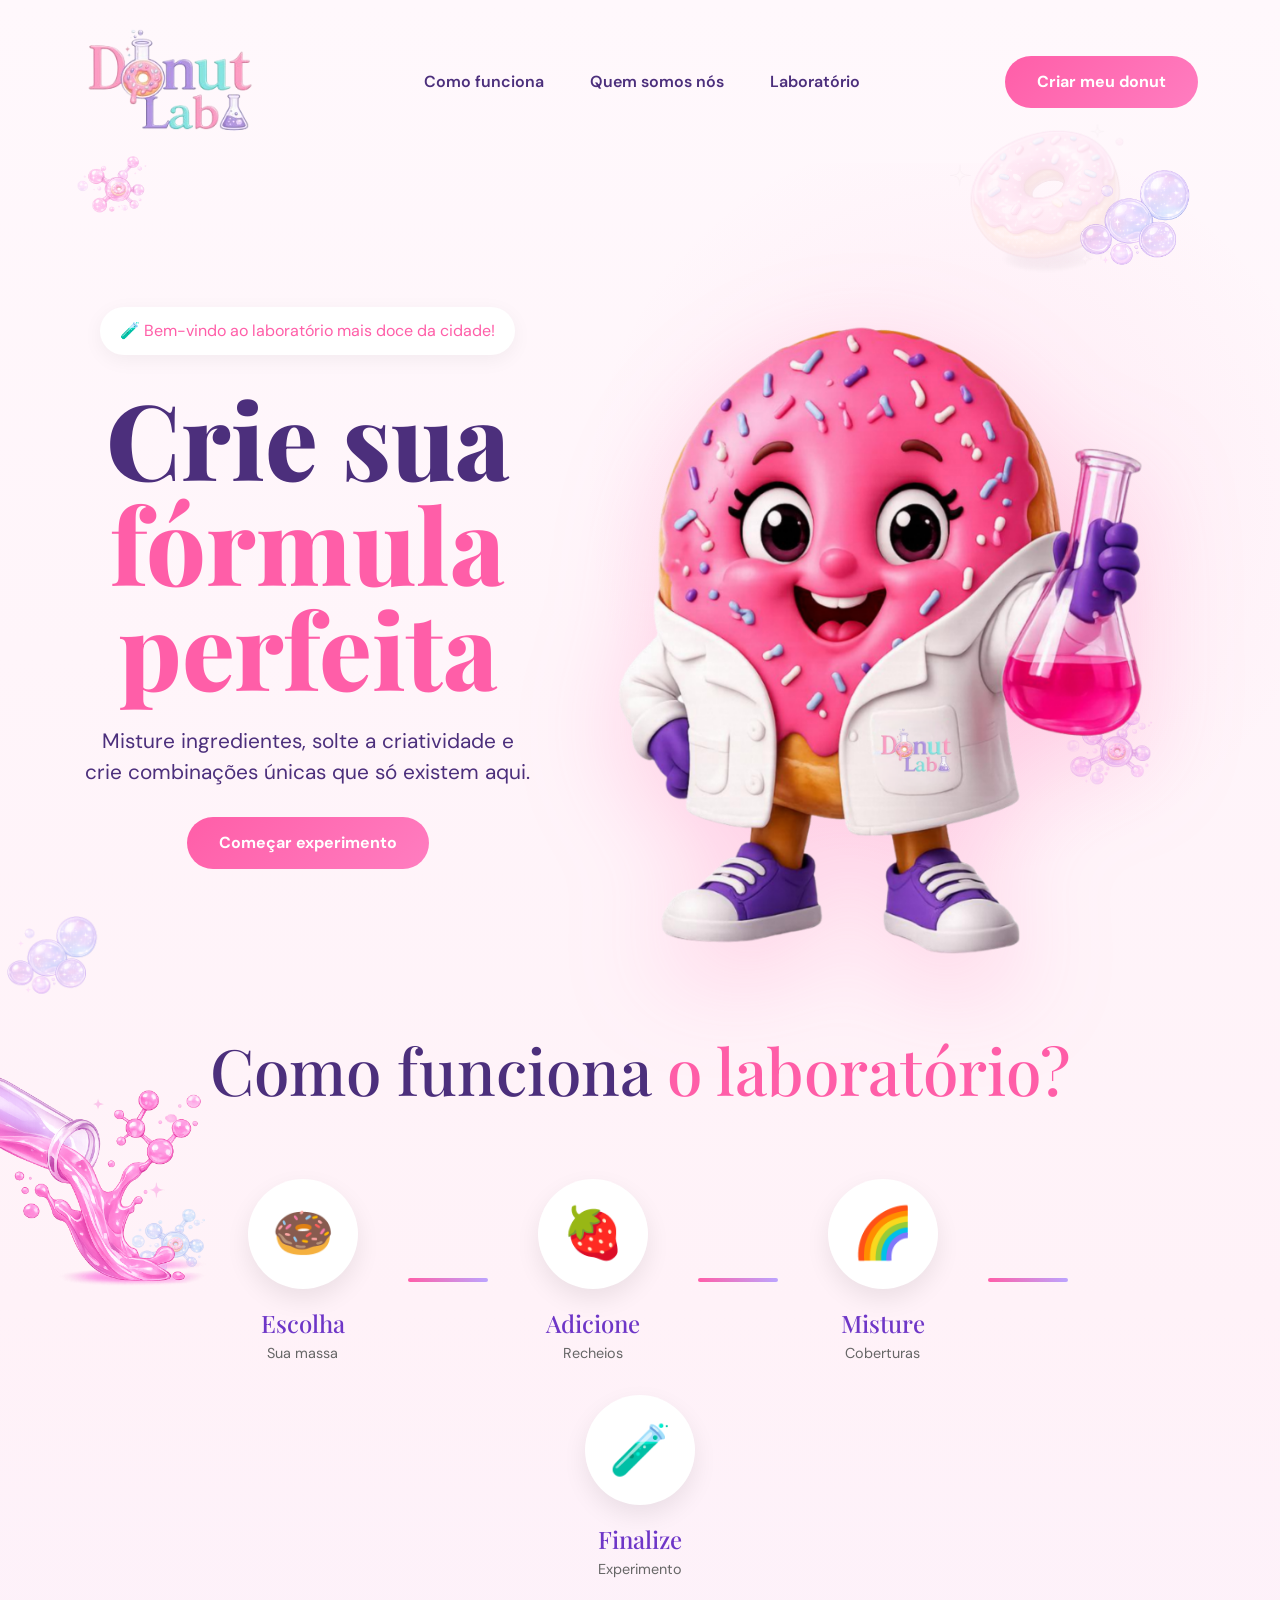
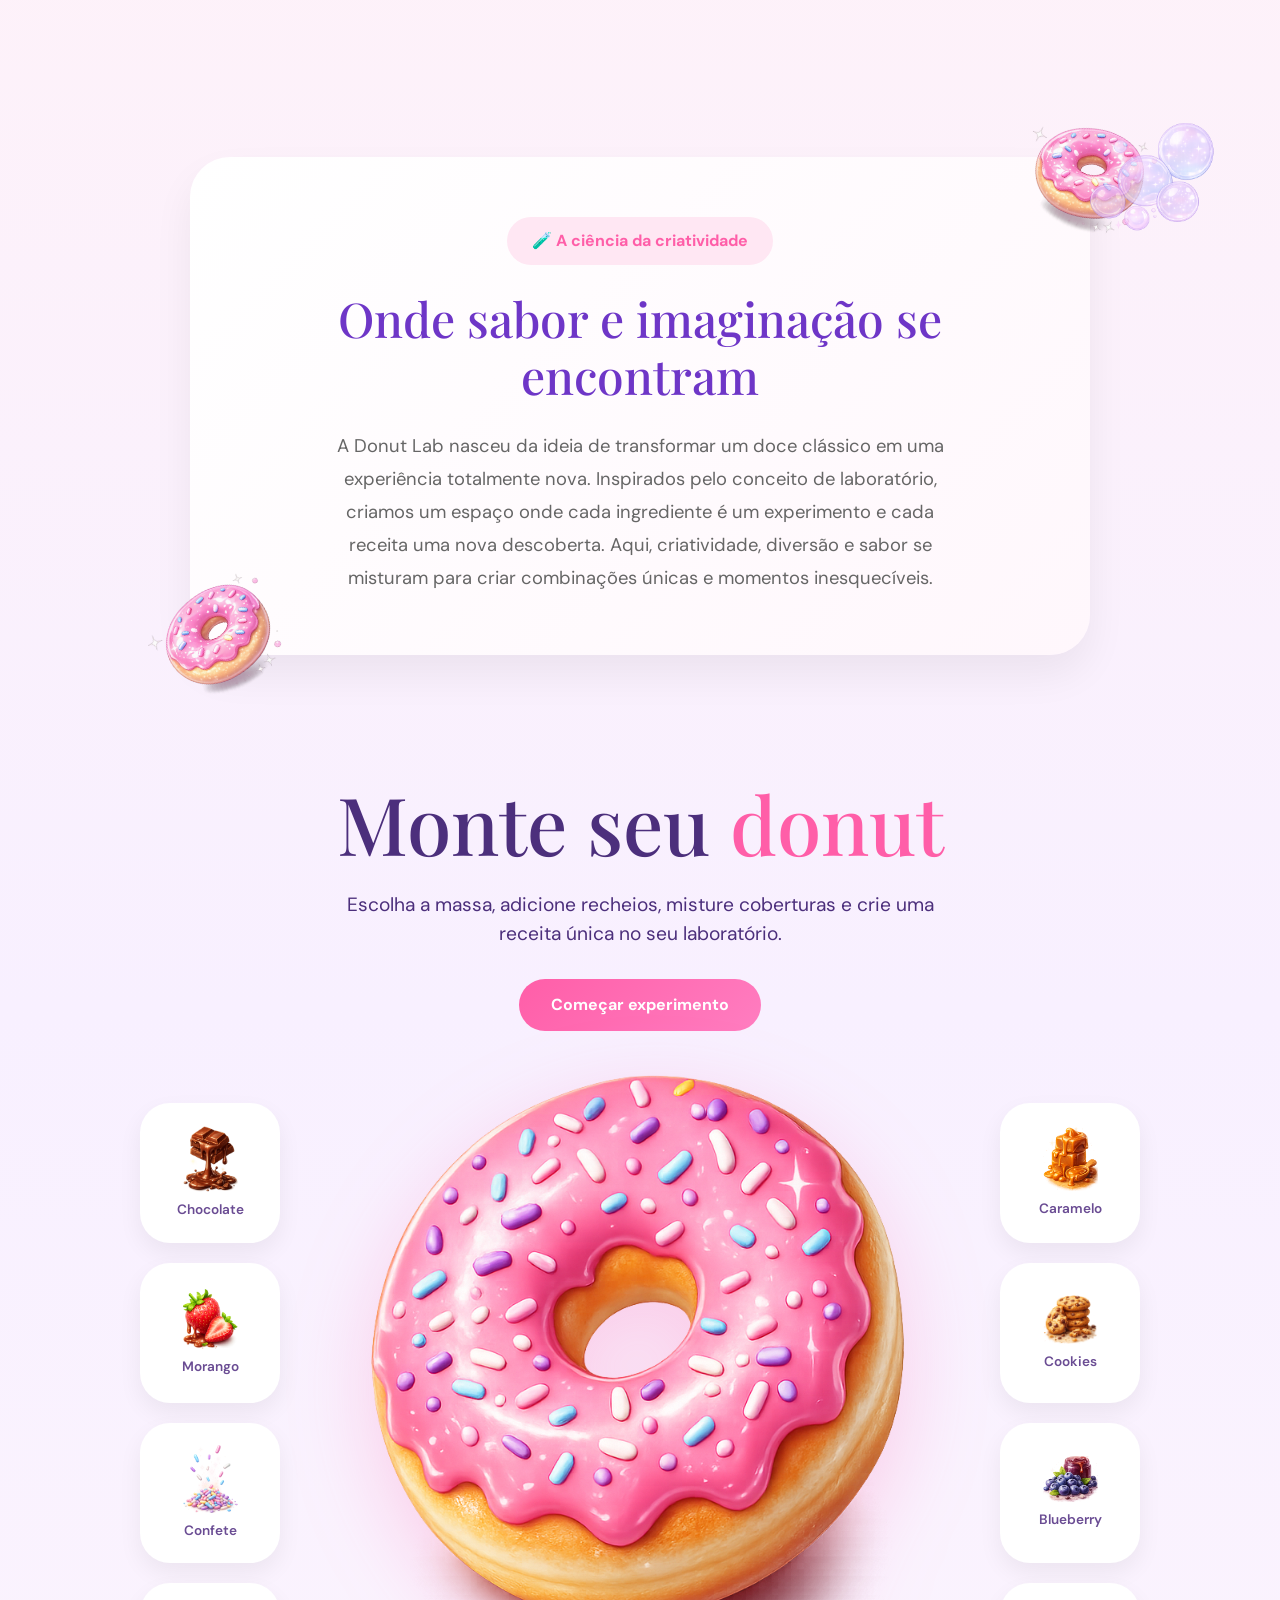
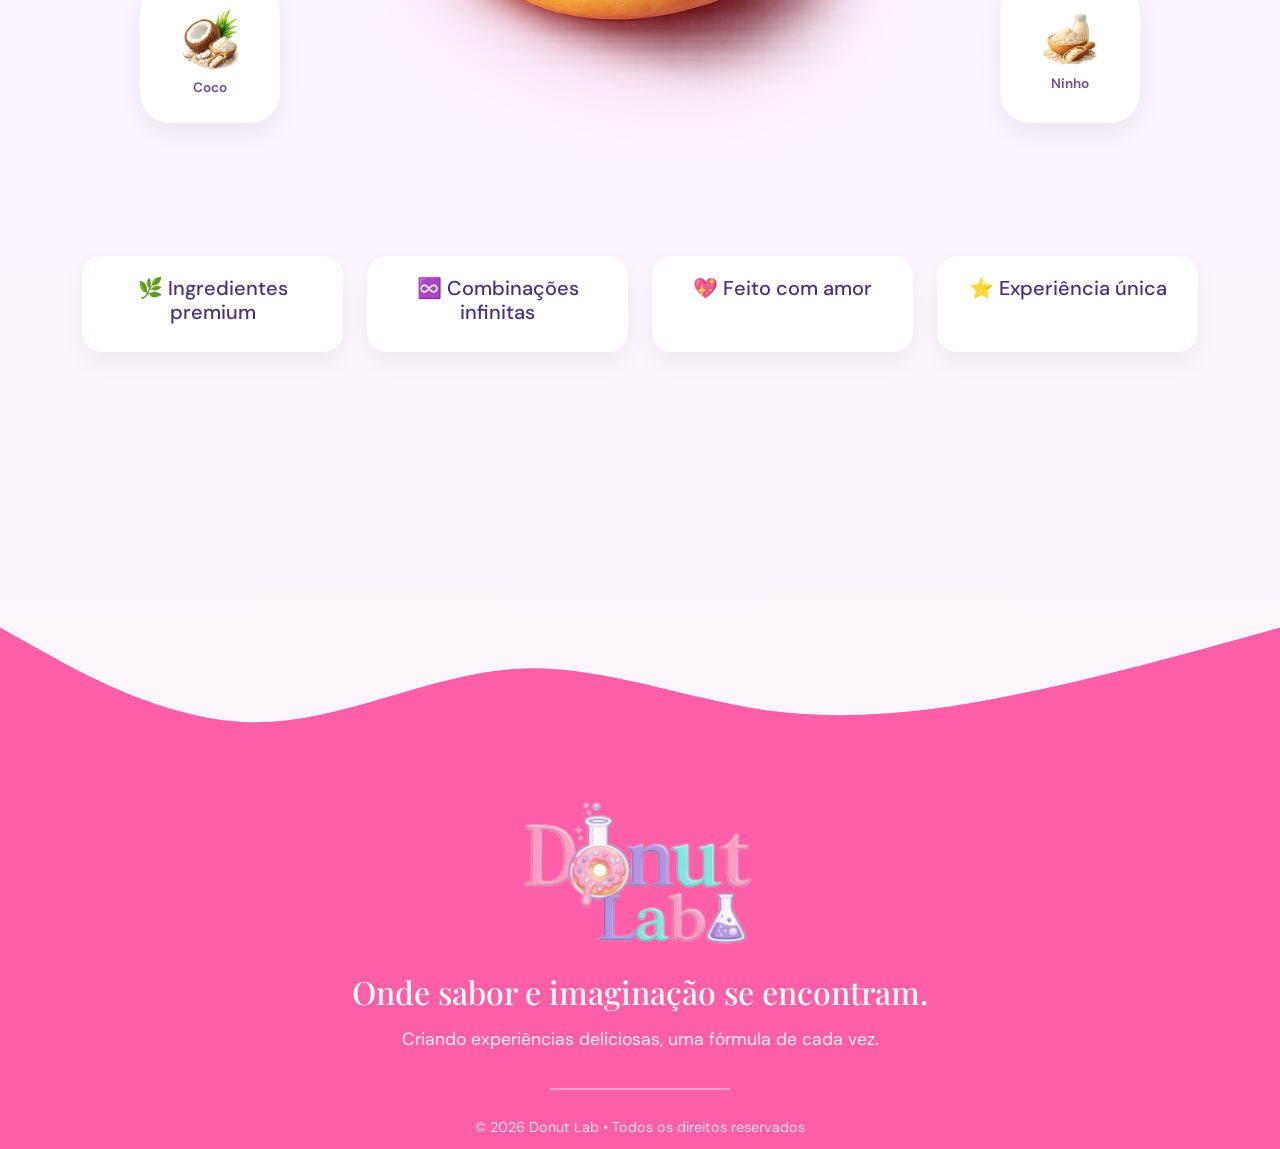
<file: index.html>
<!DOCTYPE html>
<html lang="pt-br">
<head>
    <meta charset="UTF-8">
    <meta name="viewport" content="width=device-width, initial-scale=1.0">
    <title>DONUT LAB - O Laboratório Criativo</title>    
    <link rel="icon" type="image/png" href="https://images.vexels.com/media/users/3/146872/isolated/preview/d6c9e172c97e70e3662f401605d89c8a-donut-de-morango-com-confeitos.png">
    <link href="https://cdn.jsdelivr.net/npm/bootstrap@5.3.7/dist/css/bootstrap.min.css" rel="stylesheet">
    <link href="https://cdn.jsdelivr.net/npm/bootstrap@5.3.7/dist/css/bootstrap.min.css" rel="stylesheet">
    <link rel="stylesheet" href="style.css">
    <link rel="preconnect" href="https://fonts.googleapis.com">
    <link href="https://fonts.googleapis.com/css2?family=DM+Sans:wght@300;400;500;700;800&family=Playfair+Display:wght@400;700;800&display=swap" rel="stylesheet">
</head>
</head>
<body>
    
 <img src="img/molecula1.png" class="molecula molecula1">
    <img src="img/molecula2.png" class="molecula molecula2">
    <img src="img/molecula3.png" class="molecula molecula3">

    <img src="img/bolhas.png" class="bolha bolha1">
    <img src="img/bolhas.png" class="bolha bolha2">
    <img src="img/bolhas.png" class="bolha bolha3">

    <img src="img/donut-decorativo.png" class="donut1">

<div id="sparkles"></div>


    <!-- NAVBAR -->

    <nav class="navbar navbar-expand-lg py-4">

        <div class="container">

            <a class="navbar-brand logo" href="#">
                <img src="img/logo.png" alt="">
            </a>

            <button class="navbar-toggler" data-bs-toggle="collapse" data-bs-target="#menu">
                <span class="navbar-toggler-icon"></span>
            </button>

            <div class="collapse navbar-collapse" id="menu">

                <ul class="navbar-nav mx-auto">

                    <li class="nav-item">
                        <a class="nav-link" href="#como">Como funciona</a>
                    </li>

                    <li class="nav-item">
                        <a class="nav-link" href="#quem">Quem somos nós</a>
                    </li>

                    <li class="nav-item">
                        <a class="nav-link" href="#lab">Laboratório</a>
                    </li>

                   

                </ul>

                <a href="donut.html" target="_blank" class="btn btn-donut">
                    Criar meu donut
                </a>

            </div>

        </div>

    </nav>

    <!-- HERO -->

    <header class="hero">

        <div class="container">

            <div class="row align-items-center text-center">

                <div class="col-lg-5">

                    <div class="badge-lab">

                        🧪 Bem-vindo ao laboratório mais doce da cidade!

                    </div>

                    <h1>

                        Crie sua
                        <span>fórmula perfeita</span>

                    </h1>

                    <p>

                        Misture ingredientes, solte a criatividade e crie
                        combinações únicas que só existem aqui.

                    </p>

                    <div class="hero-buttons">

                        <a href="donut.html" target="_blank" class="btn btn-donut">
                            Começar experimento
                        </a>

                        

                    </div>

                </div>

                <div class="col-lg-7 text-center">

                    <img src="img/mascote.png" class=" mascote">

                </div>

            </div>

        </div>

    </header>

    <!-- TUBO DERRAMANDO -->

    <section class="tubo-section">

        <img src="img/tubo-rosa.png" class="tubo-rosa">

    </section>

    <!-- COMO FUNCIONA -->

    <section class="como-funciona" id="como">

        <div class="container">

            <div class="titulo">

                <h2>

                    Como funciona
                    <span>o laboratório?</span>

                </h2>

            </div>

            <div class="row justify-content-center">

                <div class="col-lg-10">

                    <div class="linha-processo">

                        <div class="laboratorio-flow">

    <div class="passo">

        <div class="icone-passo">
            🍩
        </div>

        <h4>Escolha</h4>

        <p>Sua massa</p>

    </div>

    <div class="linha"></div>

    <div class="passo">

        <div class="icone-passo">
            🍓
        </div>

        <h4>Adicione</h4>

        <p>Recheios</p>

    </div>

    <div class="linha"></div>

    <div class="passo">

        <div class="icone-passo">
            🌈
        </div>

        <h4>Misture</h4>

        <p>Coberturas</p>

    </div>

    <div class="linha"></div>

    <div class="passo">

        <div class="icone-passo">
            🧪
        </div>

        <h4>Finalize</h4>

        <p>Experimento</p>

    </div>

</div>

                    </div>

                </div>

            </div>

        </div>

    </section>




    <section class="sobre" id="quem">

    <div class="container">

        <div class="card-sobre">

            <span class="badge-sobre">
                🧪 A ciência da criatividade
            </span>

            <h2>
                Onde sabor e imaginação se encontram
            </h2>

            <img src="img/donut-decorativo.png" class="donut-sobre">
            <img src="img/donut-decorativo.png" class="donut-sobre2">

            <p>

                A Donut Lab nasceu da ideia de transformar um doce clássico
                em uma experiência totalmente nova.

                Inspirados pelo conceito de laboratório, criamos um espaço
                onde cada ingrediente é um experimento e cada receita uma nova descoberta.

                Aqui, criatividade, diversão e sabor se misturam para criar
                combinações únicas e momentos inesquecíveis.

            </p>

        </div>

    </div>

</section>

    <!-- MONTE SEU DONUT -->

    <section class="monte-donut" id="lab">

    <div class="container">

        <div class="topo-donut">

            <h2>
                Monte seu <span>donut</span>
            </h2>

            <p>
                Escolha a massa, adicione recheios,
                misture coberturas e crie uma receita
                única no seu laboratório.
            </p>

            <a href="donut.html" target="_blank" class="btn btn-donut">
                Começar experimento
            </a>

        </div>

        <div class="card-donut">

            

            <div class="ingredientes">

                <div class="ingrediente">
                    <img src="img/chocolate.png">
                    <span>Chocolate</span>
                </div>

                <div class="ingrediente">
                    <img src="img/morango.png">
                    <span>Morango</span>
                </div>

                <div class="ingrediente">
                    <img src="img/confete.png">
                    <span>Confete</span>
                </div>

                <div class="ingrediente">
                    <img src="img/coco.png">
                    <span>Coco</span>
                </div>

            </div>

            <div class="donut-centro">

                <img src="img/donut-principal.png" class="donut-main">

            </div>

            <div class="ingredientes">

                <div class="ingrediente">
                    <img src="img/caramelo.png">
                    <span>Caramelo</span>
                </div>

                <div class="ingrediente">
                    <img src="img/cookies.png">
                    <span>Cookies</span>
                </div>

                <div class="ingrediente">
                    <img src="img/blueberry.png">
                    <span>Blueberry</span>
                </div>

                <div class="ingrediente">
                    <img src="img/ninho.png">
                    <span>Ninho</span>
                </div>

            </div>

           
        </div>

    </div>

</section>

    <!-- BENEFÍCIOS -->

    <section class="beneficios">

        <div class="container">

            <div class="row text-center">

                <div class="col-lg-3">

                    <h5>🌿 Ingredientes premium</h5>

                </div>

                <div class="col-lg-3">

                    <h5>♾️ Combinações infinitas</h5>

                </div>

                <div class="col-lg-3">

                    <h5>💖 Feito com amor</h5>

                </div>

                <div class="col-lg-3">

                    <h5>⭐ Experiência única</h5>

                </div>

            </div>

        </div>

    </section>


    <!-- ONDA -->

<div class="onda-rodape">

    <svg viewBox="0 0 1440 180" preserveAspectRatio="none">

        <path fill="#ff5ea8"
        d="M0,32L48,53.3C96,75,192,117,288,117.3C384,117,480,75,576,69.3C672,64,768,96,864,106.7C960,117,1056,107,1152,90.7C1248,75,1344,53,1392,42.7L1440,32L1440,320L0,320Z">
        </path>

    </svg>

</div>

<!-- RODAPÉ -->

<footer class="rodape" id="contato">

    <div class="container">

        

        <img src="img/logo.png" class="logo-rodape">

        <h3>
            Onde sabor e imaginação se encontram.
        </h3>

        <p>
            Criando experiências deliciosas,
            uma fórmula de cada vez.
        </p>

        <div class="linha-rodape"></div>

        <span class="copyright">
            © 2026 Donut Lab • Todos os direitos reservados
        </span>

    </div>

</footer>

    <script src="https://cdn.jsdelivr.net/npm/bootstrap@5.3.7/dist/js/bootstrap.bundle.min.js"></script>
<script>

setInterval(() => {

    const sparkle =
    document.createElement("div");

    sparkle.classList.add("sparkle");

    sparkle.innerHTML = "🫧";

    sparkle.style.left =
    Math.random() * window.innerWidth + "px";

    sparkle.style.top =
    Math.random() * window.innerHeight + "px";

    document.body.appendChild(sparkle);

    setTimeout(() => {
        sparkle.remove();
    }, 2500);

}, 700);

</script>
</body>
</html>
</file>
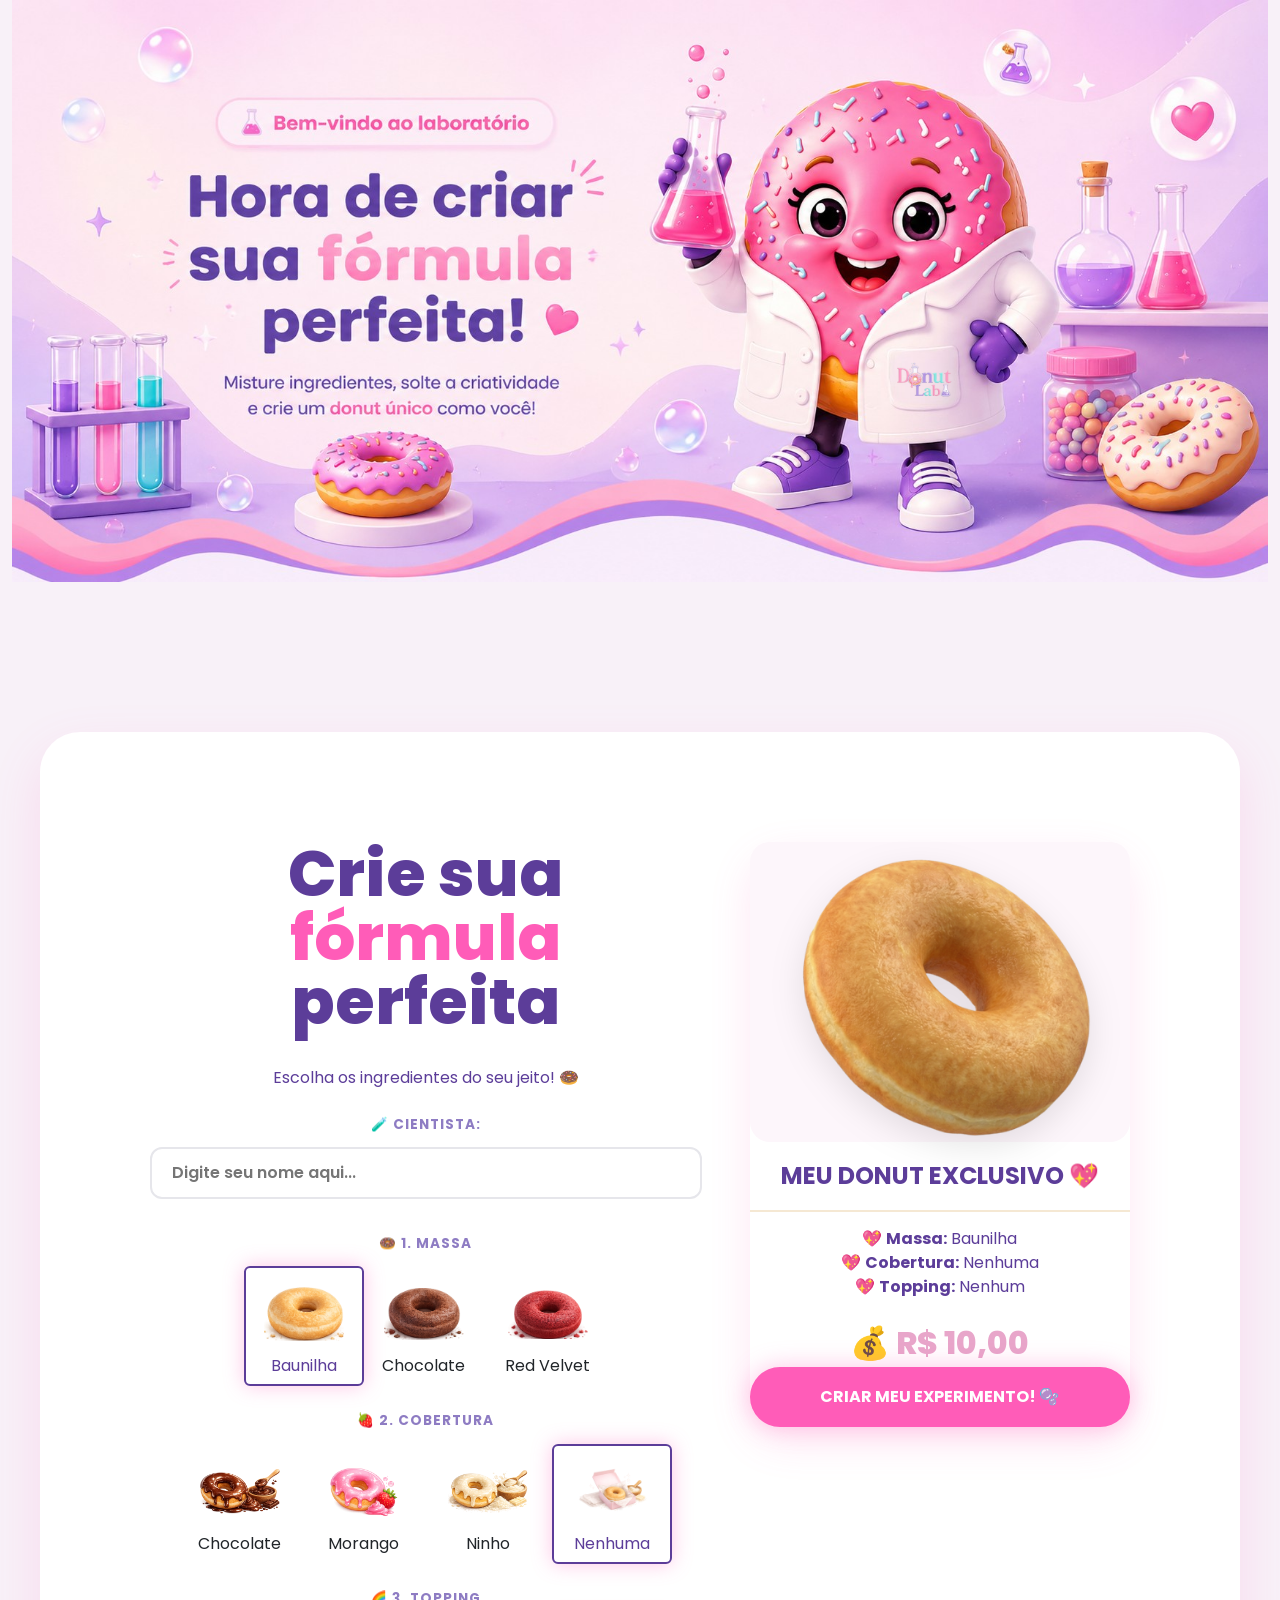
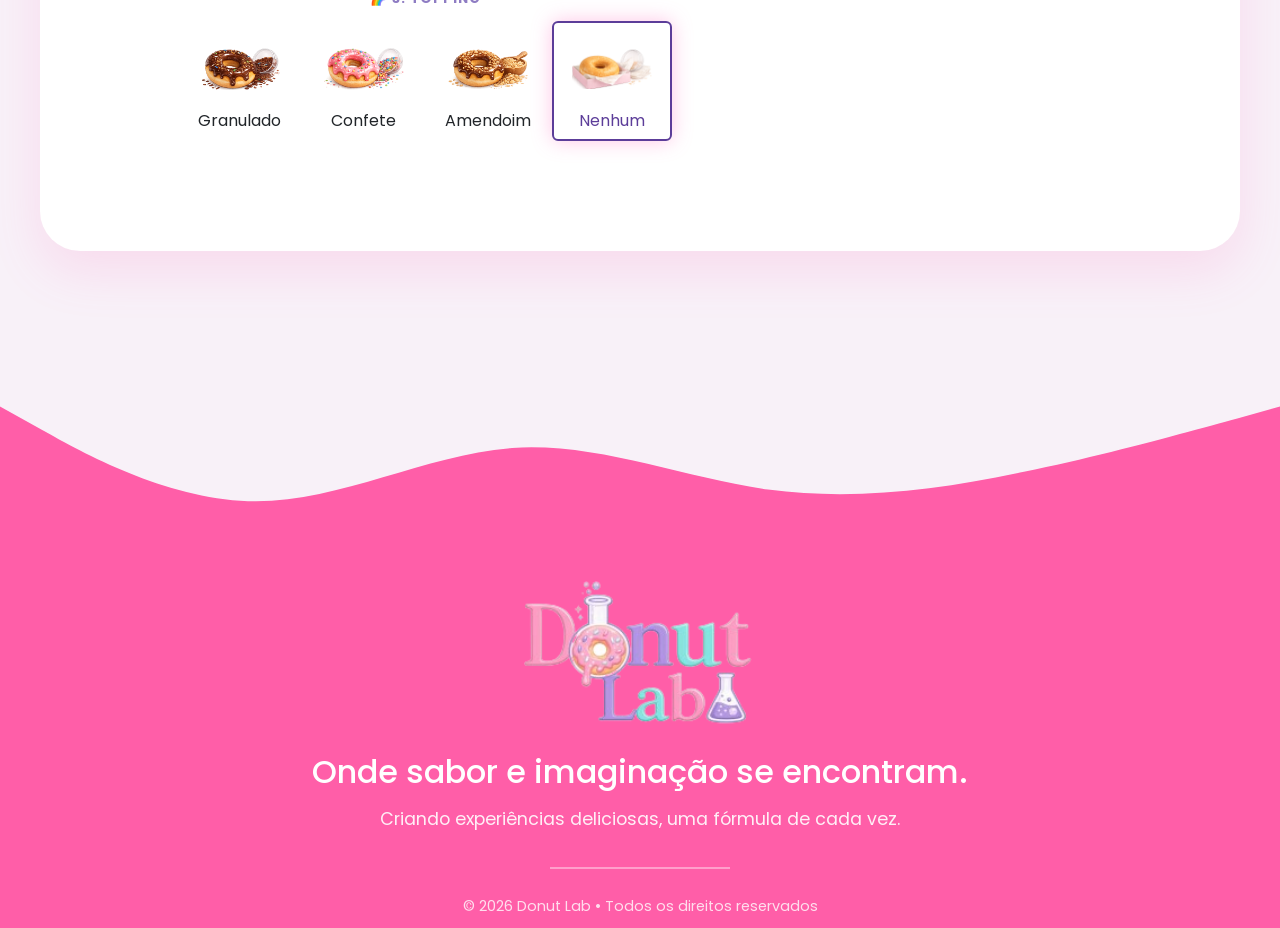
<file: donut.html>
<!DOCTYPE html>
<html lang="pt-br">
<head>
    <meta charset="UTF-8">
    <meta name="viewport" content="width=device-width, initial-scale=1.0">
    <title>DONUT LAB - O Laboratório Criativo</title>  
    <link rel="stylesheet" href="donuts.css">
    <link rel="icon" type="image/png" href="https://www.pngarts.com/files/1/Lab-PNG-Pic.png">
    <link href="https://cdn.jsdelivr.net/npm/bootstrap@5.3.0/dist/css/bootstrap.min.css" rel="stylesheet">
   
</head>
<body class="fundo">


<div class="container-fluid">
    <img src="banner.png" style="width: 100%; margin-bottom: 150px;" class="banner">
    </div>

    <div id="sparkles"></div>

<div class="main-container">

    
    <div class="row g-5 caixa  text-center">
        <div class="col-md-7">
            <h1 class="title-main">   Crie sua    <span class="rosa">fórmula</span>    perfeita</h1><br>
            <p class="mb-4">Escolha os ingredientes do seu jeito! 🍩</p>

            <div id="identificacao">
                <div class="section-title">🧪 Cientista: </div>
                <input type="text" id="cliente-nome" class="input-nome" placeholder="Digite seu nome aqui...">
            </div>

            <div id="massa-group">
                <div class="section-title">🍩 1. Massa</div>
                <button class="btn btn-option active" data-id="baunilha" onclick="selecionar('massa', 'baunilha', 'Baunilha', this)">  <img src="massa-baunilha.png" class="ingrediente-img"><span>Baunilha</span>
                <button class="btn btn-option" data-id="chocolate" onclick="selecionar('massa', 'chocolate', 'Chocolate', this)"> <img src="massa-chocolate.png" class="ingrediente-img"> <span>Chocolate</span> </button>
                <button class="btn btn-option" data-id="redvelvet" onclick="selecionar('massa', 'redvelvet', 'Red Velvet', this)"> <img src="massa-red.png" class="ingrediente-img"><br> <span>Red Velvet</span> </button>
                </button>
            </div>

            <div id="cobertura-group">
                <div class="section-title">🍓 2. Cobertura</div>
                <button class="btn btn-option" data-id="chocolate" onclick="selecionar('cobertura', 'chocolate', 'Chocolate', this)"><img src="cobertura-chocolate.png" class="ingrediente-img"><span>Chocolate</span></button>
                <button class="btn btn-option" data-id="morango" onclick="selecionar('cobertura', 'morango', 'Morango', this)"><img src="cobertura-morango.png" class="ingrediente-img"><span>Morango</span></button>
                <button class="btn btn-option" data-id="ninho" onclick="selecionar('cobertura', 'ninho', 'Ninho', this)"><img src="cobertura-ninho.png" class="ingrediente-img"><span>Ninho</span></button>
                <button class="btn btn-option active" data-id="sem" onclick="selecionar('cobertura', 'sem', 'Nenhuma', this)"><img src="cobertura-sem.png" class="ingrediente-img"><span>Nenhuma</span></button>
            </div>

            <div id="topping-group">
                <div class="section-title">🌈 3. Topping</div>
                <button class="btn btn-option" data-id="granulado" onclick="selecionar('topping', 'granulado', 'Granulado', this)"><img src="top-granulado.png" class="ingrediente-img"><span>Granulado</span></button>
                <button class="btn btn-option" data-id="confete" onclick="selecionar('topping', 'confete', 'Confete', this)"><img src="top-confete.png" class="ingrediente-img"><span>Confete</span></button>
                <button class="btn btn-option" data-id="amendoim" onclick="selecionar('topping', 'amendoim', 'Amendoim', this)"><img src="top-amendoim.png" class="ingrediente-img"><span>Amendoim</span></button>
                <button class="btn btn-option active" data-id="sem" onclick="selecionar('topping', 'sem', 'Nenhum', this)"><img src="top-nenhum.png" class="ingrediente-img"><span>Nenhum</span></button>
            </div>
        </div>

        <div class="col-md-5">
            <div class="summary-card text-center">
                <div class="viewer-container">
                    <img id="donut-img" src="baunilha.png" alt="Preview">
                </div>
                <h4 class="fw-bold text-center">MEU DONUT EXCLUSIVO 💖</h4>
                <ul class="summary-list">
                    <li>💖 <b>Massa:</b> <span id="resumo-massa">Baunilha</span></li>
                    <li>💖 <b>Cobertura:</b> <span id="resumo-cobertura">Nenhuma</span></li>
                    <li>💖 <b>Topping:</b> <span id="resumo-topping">Nenhum</span></li>
                </ul>
                <span class="price-tag text-center">💰 R$ <span id="resumo-preco">10,00</span></span>
                <button class="btn-finalizar" onclick="finalizarPedido()">
                    CRIAR MEU EXPERIMENTO! 🫧
                </button>
            </div>
        </div>
    </div>
</div>

<div id="confirmacao-overlay">
    <div class="mensagem-alerta">
        <h2>PARABÉNS, <span id="msg-nome-cliente">CLIENTE</span>! 🎉</h2>
        <p>Seu pedido foi recebido com sucesso e logo estará pronto!</p>
        <button class="btn-fechar" onclick="resetarPedido()">OK, ENTENDI!</button>
    </div>
</div>

 <!-- ONDA -->

<div class="onda-rodape">

    <svg viewBox="0 0 1440 180" preserveAspectRatio="none">

        <path fill="#ff5ea8"
        d="M0,32L48,53.3C96,75,192,117,288,117.3C384,117,480,75,576,69.3C672,64,768,96,864,106.7C960,117,1056,107,1152,90.7C1248,75,1344,53,1392,42.7L1440,32L1440,320L0,320Z">
        </path>

    </svg>

</div>

<footer class="rodape" id="contato">

    <div class="container">

        

        <img src="logo.png" class="logo-rodape">

        <h3>
            Onde sabor e imaginação se encontram.
        </h3>

        <p>
            Criando experiências deliciosas,
            uma fórmula de cada vez.
        </p>

        <div class="linha-rodape"></div>

        <span class="copyright">
            © 2026 Donut Lab • Todos os direitos reservados
        </span>

    </div>

</footer>

<script>
    let escolhas = { massa: 'baunilha', cobertura: 'sem', topping: 'sem' };
    let nomesExibicao = { massa: 'Baunilha', cobertura: 'Nenhuma', topping: 'Nenhum' };

    function selecionar(categoria, id, nome, el) {
        escolhas[categoria] = id;
        nomesExibicao[categoria] = nome;
        
        // Remove active de todos os botões do grupo específico
        const botoes = document.getElementById(categoria + '-group').querySelectorAll('.btn-option');
        botoes.forEach(btn => btn.classList.remove('active'));
        
        // Adiciona active no clicado
        el.classList.add('active');
        
        atualizarPedido();
    }

    function atualizarPedido() {
        let preco = 10.00;
        
        // Regras de Preço
        if (escolhas.cobertura === 'sem' && escolhas.topping !== 'sem') {
            preco = 15.00;
        } else if (escolhas.cobertura !== 'sem' && escolhas.topping === 'sem') {
            preco = 18.00;
        } else if (escolhas.cobertura !== 'sem' && escolhas.topping !== 'sem') {
            preco = 25.00;
        } else {
            preco = 10.00;
        }

        // Atualizar Textos
        document.getElementById('resumo-massa').innerText = nomesExibicao.massa;
        document.getElementById('resumo-cobertura').innerText = nomesExibicao.cobertura;
        document.getElementById('resumo-topping').innerText = nomesExibicao.topping;
        document.getElementById('resumo-preco').innerText = preco.toFixed(2).replace('.', ',');

        // --- LÓGICA DE IMAGEM CORRIGIDA PARA BATER COM AS SUAS FOTOS ---
        let cobFile = escolhas.cobertura === 'sem' ? 'nenhum' : escolhas.cobertura;
        let topFile = escolhas.topping === 'sem' ? 'nenhum' : escolhas.topping;

        let arq = "";
        
        // Se não tem nada além da massa, usa só o nome da massa (ex: baunilha.png, redvelvet.png)
        if (escolhas.cobertura === 'sem' && escolhas.topping === 'sem') {
            arq = `${escolhas.massa}.png`;
        } else {
            // Para as combinações, segue o padrão exato da sua pasta: massa_cobertura_topping.png
            arq = `${escolhas.massa}_${cobFile}_${topFile}.png`;
        }

        const img = document.getElementById('donut-img');
        img.style.opacity = '0.3';
        setTimeout(() => { 
            img.src = arq; 
            img.style.opacity = '1'; 
        }, 150);
    }

    function finalizarPedido() {
        const nomeInput = document.getElementById('cliente-nome').value;
        document.getElementById('msg-nome-cliente').innerText = nomeInput.trim() !== "" ? nomeInput.toUpperCase() : "CLIENTE";
        
        const overlay = document.getElementById('confirmacao-overlay');
        overlay.style.display = 'flex';
        setTimeout(() => overlay.classList.add('show'), 10);
    }

    function resetarPedido() {
        const overlay = document.getElementById('confirmacao-overlay');
        overlay.classList.remove('show');
        setTimeout(() => overlay.style.display = 'none', 300);

        // Reset Nome
        document.getElementById('cliente-nome').value = "";

        // Reset Estado
        escolhas = { massa: 'baunilha', cobertura: 'sem', topping: 'sem' };
        nomesExibicao = { massa: 'Baunilha', cobertura: 'Nenhuma', topping: 'Nenhum' };

        // Reset Botões Visualmente
        document.querySelectorAll('.btn-option').forEach(btn => btn.classList.remove('active'));
        
        // Reativar os padrões iniciais
        document.querySelector('#massa-group [data-id="baunilha"]').classList.add('active');
        document.querySelector('#cobertura-group [data-id="sem"]').classList.add('active');
        document.querySelector('#topping-group [data-id="sem"]').classList.add('active');

        atualizarPedido();
    }
</script>




</body>
</html>
</file>
<file: style.css>
/* =========================
   CONFIGURAÇÕES GERAIS
========================= */

:root{

    --rosa:#ff5ea8;
    --rosa-claro:#ffe7f3;

    --roxo:#6e36c7;
    --lavanda:#bca4ff;

    --azul:#8ed4ff;

    --texto:#4c2f7c;

    --fundo:
    linear-gradient(
        180deg,
        #fff8fc 0%,
        #fff2f8 30%,
        #f8f0ff 60%,
        #fff8fc 100%
    );
}

*{
    margin:0;
    padding:0;
    box-sizing:border-box;
}

html{
    scroll-behavior:smooth;
}

body{

    font-family:'DM Sans',sans-serif;

    background:var(--fundo);

    overflow-x:hidden;

    color:var(--texto);

    position:relative;
}

h1,h2,h3,h4{
    font-family:'Playfair Display',serif;
}

/* =========================
   NAVBAR
========================= */

.navbar{
    position:relative;
    z-index:999;
}

.logo img{
    width:180px;
}

.nav-link{

    color:var(--texto)!important;

    font-weight:600;

    margin:0 15px;
}

.nav-link:hover{
    color:var(--rosa)!important;
}

/* =========================
   BOTÕES
========================= */

.btn-donut{

    background:
    linear-gradient(
        135deg,
        #ff5ea8,
        #ff7dc0
    );

    color:white;

    padding:14px 32px;

    border-radius:50px;

    font-weight:700;

    border:none;

    text-decoration:none;

    display:inline-block;

    transition:.3s;
}

.btn-donut:hover{

    transform:translateY(-4px);

    box-shadow:
    0 15px 30px rgba(255,94,168,.3);

    color:white;
}

.btn-outline-donut{

    border:2px solid #ff7dc0;

    color:#ff5ea8;

    padding:14px 32px;

    border-radius:50px;

    text-decoration:none;

    font-weight:700;

    margin-left:10px;
}

.btn-outline-donut:hover{

    background:#ff5ea8;

    color:white;
}

/* =========================
   HERO
========================= */


.hero{

    min-height:70vh;

    display:flex;

    align-items:center;

    position:relative;

      background:
    radial-gradient(
        circle at 75% 40%,
        rgba(255,94,168,.08),
        transparent 35%
    );
    
}


.badge-lab{

    display:inline-block;

    background:#fff;

    color:#ff5ea8;

    padding:12px 20px;

    border-radius:50px;

    margin-bottom:30px;

    box-shadow:
    0 5px 20px rgba(0,0,0,.05);
}

.hero h1{

     font-size:105px;

    line-height:1;

    font-weight:800;

    margin-bottom:25px;
}

.hero h1 span{
    color:var(--rosa);
}

.hero p{

    font-size:1.3rem;

    max-width:550px;

    margin-bottom:30px;
}

.hero-buttons{
    margin-top:20px;
}

/* =========================
   MASCOTE
========================= */

.mascote{

     width:600px;
   

    max-width:none;

    transform:
    translateY(60px);

    animation:flutuar 5s ease-in-out infinite;

    filter:
    drop-shadow(
    0 30px 50px rgba(255,94,168,.25)
    );
}

.frase-final{

    position:absolute;

    bottom:20px;

    left:50%;

    transform:translateX(-50%);

    color:#ff5ea8;

    font-weight:700;

}



   @keyframes flutuar{

    0%{
        transform:translateY(60px);
    }

    50%{
        transform:translateY(45px);
    }

    100%{
        transform:translateY(60px);
    }


}

/* =========================
   MOLÉCULAS
========================= */

.molecula{

    position:absolute;

    opacity:.5;

    z-index:-1;

    animation:girar 20s linear infinite;
}

.molecula1{

    width:120px;

    top:150px;

    left:50px;
}

.molecula2{

    width:140px;

    top:700px;

    right:100px;
}

.molecula3{

    width:180px;

    top:1200px;

    left:100px;
}

@keyframes girar{

    from{
        transform:rotate(0deg);
    }

    to{
        transform:rotate(360deg);
    }
}

/* =========================
   TUBO ROSA
========================= */

.tubo-section{

    position:relative;

     height:0;
}

.tubo-rosa{

    position:absolute;

    left:-80px;

    width:450px;
}

/* =========================
   COMO FUNCIONA
========================= */

.como-funciona{

   padding:20px 0 80px;
}

.titulo{

    text-align:center;

    margin-bottom:70px;
}

.titulo h2{

    font-size:4rem;
}

.titulo span{
    color:var(--rosa);
}

.linha-processo{

    display:flex;

    justify-content:space-between;

    align-items:center;

    text-align:center;

    gap:20px;
}


.laboratorio-flow{

    display:flex;

    align-items:center;

    justify-content:center;

    gap:15px;

    flex-wrap:wrap;

}

.passo{

    width:180px;

    text-align:center;

}

.icone-passo{

    width:110px;

    height:110px;

    margin:auto;

    border-radius:50%;

    background:white;

    display:flex;

    align-items:center;

    justify-content:center;

    font-size:50px;

    box-shadow:
    0 10px 25px rgba(0,0,0,.08);

    margin-bottom:20px;

    transition:.3s;

}

.icone-passo:hover{

    transform:
    translateY(-8px);

    box-shadow:
    0 15px 30px rgba(255,94,168,.2);

}

.linha{

    width:80px;

    height:4px;

    border-radius:50px;

    background:
    linear-gradient(
        90deg,
        #ff5ea8,
        #bca4ff
    );

}

.passo h4{

    color:#6e36c7;

    margin-bottom:5px;

}

.passo p{

    font-size:.9rem;

    color:#666;

}

/* =========================
   MONTE DONUT
========================= */



.monte-donut h2{

    font-size:4rem;
     margin-bottom:15px;
}

.monte-donut span{
    color:var(--rosa);
}



    .card-donut{

    

    background:transparent;

    border-radius:50px;

  

    display:flex;

    justify-content:space-between;

    align-items:center;

    position:relative;

    max-width:1000px;

    margin:auto;




}



.sobre{

    padding:80px 0;

}

.donut-sobre{

    position:absolute;

    width:130px;

    top:-40px;

    right:-60px;

    transform:rotate(25deg);

}


.donut-sobre2{

    position:absolute;

    width:130px;

   bottom:-40px;

    left:-40px;

   transform: rotate(-20deg);

}

.card-sobre{

       position:relative;

    background:white;

    border-radius:40px;

    padding:60px;

    max-width:900px;

    margin:auto;

    text-align:center;

    box-shadow:
    0 20px 40px rgba(0,0,0,.06);

     background:
    linear-gradient(
        135deg,
        #ffffff,
        #fff7fc
    );

}

.badge-sobre{

    display:inline-block;

    background:#ffe7f3;

    color:#ff5ea8;

    padding:12px 25px;

    border-radius:50px;

    font-weight:700;

    margin-bottom:25px;

}

.card-sobre h2{

    font-size:3rem;

    color:#6e36c7;

    margin-bottom:25px;

}

.card-sobre p{

     font-size:1.15rem;

    line-height:1.8;

    color:#666;

    max-width:650px;

    margin:auto;

}














@keyframes rodar{

    from{
        transform:rotate(0deg);
    }

    to{
        transform:rotate(360deg);
    }
}

/* =========================
   BENEFÍCIOS
========================= */

.beneficios{

    padding:80px 0 120px;
}

.beneficios h5{

    background:white;

    padding:20px;

    border-radius:20px;

    box-shadow:
    0 10px 25px rgba(0,0,0,.05);

    height:100%;
}

/* =========================
   BOLHAS DECORATIVAS
========================= */



/* =========================
   RESPONSIVO
========================= */

@media(max-width:991px){

    .hero{
        text-align:center;
    }

    .hero h1{
        font-size:3.8rem;
    }

    .mascote{

        width:400px;

        margin-top:40px;
    }

    

    .card-donut{

        background:white;

    border-radius:40px;

    padding:50px;

    min-height:650px;

    display:flex;

    justify-content:space-between;

    align-items:center;

    gap:40px;

    box-shadow:
    0 20px 40px rgba(0,0,0,.08);
    }

    .donut-principal img{
        width:250px;
    }
}

@media(max-width:768px){

    .hero h1{
        font-size:3rem;
    }

    .titulo h2,
    .monte-donut h2{

        font-size:2.5rem;
    }

    .btn-outline-donut{

        display:block;

        margin-top:15px;

        margin-left:0;
    }
}

/* ============================
BOLHAS
============================ */

.bolha{

    position:absolute;

    z-index:1;

    animation:
    flutuarBolha 10s ease-in-out infinite;

    opacity:.7;

}

.bolha1{

    width:220px;

    top:150px;

    right:50px;

}

.bolha2{

    width:180px;

    top:900px;

    left:-50px;

}

.bolha3{

    width:250px;

    top:1700px;

    right:20px;

}

@keyframes flutuarBolha{

0%{
transform:
translateY(0px);
}

50%{
transform:
translateY(-30px);
}

100%{
transform:
translateY(0px);
}

}

.molecula1{
    width:120px;
}

.molecula2{
    width:150px;
}

.molecula3{
    width:130px;
}

.donut1{

    position:absolute;

    width:180px;

    top:120px;

    right:150px;

    opacity:.12;

    z-index:0;

}



.ingredientes{

    display:flex;

    flex-direction:column;

    gap:20px;

}

.ingrediente{

    width:140px;

    height:140px;

     background:white;

    box-shadow:
    0 10px 25px rgba(0,0,0,.06);

    border-radius:30px;

    display:flex;

    flex-direction:column;

    justify-content:center;

    align-items:center;

    box-shadow:
    0 10px 25px rgba(0,0,0,.06);

    transition:.3s;

    cursor:pointer;

}

.ingrediente:hover{

    transform:translateY(-6px);
    background-color: #ff5ea8;
    color: white;
    box-shadow:
    0 15px 30px rgb(137, 2, 70);

}

.ingrediente img{

    width:55px;

    margin-bottom:8px;

}

.ingrediente span{

    font-size:.85rem;

    font-weight:600;

    color:#6a4c93;

}


.ingrediente span:hover{
    color: white;
}

.donut-centro{

    flex:1;

    text-align:center;

}

.donut-centro h3{

    font-size:2rem;

    margin-bottom:30px;

    color:#6a4c93;

}

.donut-main{
    margin-top: 20px;

      width:550px;

    filter:
    drop-shadow(
    0 25px 40px rgba(255,94,168,.25)
    );

    animation:
    rodar 25s linear infinite;

}

.donut-centro p{

    margin-top:20px;

    color:#ff5ea8;

    font-weight:600;

}


.ingrediente:hover{
    transform:translateY(-8px) scale(1.05);
}


.topo-donut{
    padding-top:40px;
    text-align:center;

    max-width:800px;

    margin:0 auto 20px;

}

.topo-donut h2{

    font-size:5rem;

    margin-bottom:20px;

}

.topo-donut span{

    color:var(--rosa);

}

.topo-donut p{

    font-size:1.2rem;

    max-width:650px;

    margin:0 auto 30px;

}

.titulo-forma{
      position:absolute;

    top:25px;

    left:50%;

    transform:translateX(-50%);

    color:#6e36c7;
}


/* =========================
   ONDA RODAPÉ
========================= */

.onda-rodape{

    margin-top:120px;

    line-height:0;

}

.onda-rodape svg{

    width:100%;

    height:200px;

    display:block;
     

}

/* =========================
   RODAPÉ
========================= */

.rodape{
    

    background:#ff5ea8;

    text-align:center;

    padding:10px 0;

    color:white;

}




.logo-rodape{

    width:250px;

    margin-bottom:25px;

    

}

.rodape h3{

    font-size:2rem;

    margin-bottom:15px;

}

.rodape p{

    font-size:1.1rem;

    opacity:.9;

    margin-bottom:35px;

}

.linha-rodape{

    width:180px;

    height:2px;

    background:
    rgba(255,255,255,.4);

    margin:0 auto 25px;

}

.copyright{

    font-size:.9rem;

    opacity:.8;

}

.sparkle{

    position:fixed;

    font-size:25px;

    animation:piscar 2.5s forwards;

    pointer-events:none;

    z-index:9999;

    filter:
    drop-shadow(0 0 8px #fff)
    drop-shadow(0 0 15px #ff5ea8);

}

@keyframes piscar{

    0%{
        opacity:0;
        transform:scale(.5);
    }

    50%{
        opacity:1;
    }

    100%{
        opacity:0;
        transform:scale(2);
    }
}


.confete{

    position:fixed;

    top:-20px;

    font-size:20px;

    animation:cair 5s linear;

    pointer-events:none;

    z-index:9999;

}

@keyframes cair{

    from{
        transform:
        translateY(-50px)
        rotate(0deg);
    }

    to{
        transform:
        translateY(110vh)
        rotate(360deg);
    }
}
</file>
<file: donuts.css>
@import url('https://fonts.googleapis.com/css2?family=Poppins:wght@400;600;800&display=swap');
        
.fundo{ 
    background: #f8f1f8;
    font-family: 'Poppins', sans-serif;
    color: #5c3d99;
}

.main-container { 
    max-width: 1200px; 
    margin: 20px auto; 
    background:white;
    border-radius:40px;
    padding:60px;
    border:none;
     box-shadow:0 20px 50px rgba(255,92,184,.15);
}

.title-main { font-weight: 800; font-size: 2.5rem; color: #355D6B; }
.highlight-pink { color: #E8A6CA; } 

.section-title { 
    font-weight: 700; 
    font-size: 0.85rem; 
    text-transform: uppercase; 
    margin-bottom: 12px;
    margin-top: 25px;
    color: #8E7CC3; 
    letter-spacing: 1px;
}

.input-nome {
width: 100%;
padding: 12px 20px;
border-radius: 12px;
border: 2px solid #E6E6EB;
font-family: 'Poppins', sans-serif;
font-weight: 600;
color: #355D6B;
margin-bottom: 10px;
outline: none;
transition: 0.3s;
}
.input-nome:focus {
border-color: #B49AD6;
box-shadow: 0 0 10px rgba(180, 154, 214, 0.2);
}

.btn-option { 
   width:120px;
    height:120px;
    display:flex;
    flex-direction:column;
    align-items:center;
    justify-content:center;
    gap:8px;
    background:white;
    border-radius:20px;
}

.btn-option:hover{
    transform:translateY(-4px);
    transition:.3s;
    background-color: #ff5ea8;
}

.ingrediente-img{
    width:80px;
    height:80px;
    object-fit:contain;
}

.btn-option.active { 
   border:2px solid #ff5cb8;

    box-shadow:
    0 0 20px rgba(255,92,184,.35);
}

.summary-card {
    background:#fff;
    border-radius:35px;
    box-shadow:0 15px 40px rgba(255,92,184,.15);
    border:none;
}

.viewer-container {
text-align: center;
margin-bottom: 20px;
min-height: 250px;
display: flex;
align-items: center;
justify-content: center;
background:#fdf6fb;
border-radius: 20px;
 position:relative;
}

#donut-img { 
max-width: 300px;
filter: drop-shadow(0 10px 15px rgba(0,0,0,0.1));
transition: 0.3s;
transform: scale(1.1);
animation:
    rodar 25s linear infinite;
}

.summary-list {
list-style: none;
padding: 0;
margin: 20px 0;
border-top: 2px solid #F5E8D3;
padding-top: 15px;
}

.price-tag {
    font-size: 2rem;
    font-weight: 800;
    color: #E8A6CA; 
    display: block;
}

.btn-finalizar {
    background:#ff5cb8;
    border-radius:50px;
    color: white;
    border: none;
    padding: 18px;
    width: 100%;
    font-weight: 700;
    cursor: pointer;
    transition: 0.3s;
     box-shadow:0 0 25px rgba(255,92,184,.35);
}

.btn-finalizar:hover{
    transform:translateY(-3px);
}

/* --- OVERLAY DE CONFIRMAÇÃO --- */
#confirmacao-overlay {
display: none; 
position: fixed;
top: 0; left: 0; width: 100%; height: 100%;
background: rgba(53, 93, 107, 0.8); 
z-index: 1000;
justify-content: center;
align-items: center;
}

.mensagem-alerta {
background: #E8A6CA; 
color: white;
padding: 40px;
border-radius: 30px;
text-align: center;
max-width: 450px;
box-shadow: 0 15px 40px rgba(0,0,0,0.2);
border: 5px solid white;
transform: scale(0.8);
transition: 0.3s cubic-bezier(0.175, 0.885, 0.32, 1.275);
}

#confirmacao-overlay.show .mensagem-alerta { transform: scale(1); }

.mensagem-alerta h2 { font-weight: 800; margin-bottom: 15px; }
.btn-fechar {
margin-top: 20px;
background: white;
color: #E8A6CA;
border: none;
padding: 12px 30px;
border-radius: 12px;
font-weight: 700;
cursor: pointer;
}

/*-- NOVO --*/

.title-main{
    font-size:4rem;
    line-height:1;
    font-weight:800;
    color:#5c3d99;
}

.rosa{
    color:#ff5cb8;
}

.decor{
    position:absolute;
    opacity:.5;
    pointer-events:none;
}

.caixa{
    padding: 50px;
}



.onda-rodape{

    margin-top:120px;

    line-height:0;

}

.onda-rodape svg{

    width:100%;

    height:200px;

    display:block;
     

}

/* =========================
   RODAPÉ
========================= */

.rodape{
    

    background:#ff5ea8;

    text-align:center;

    padding:10px 0;

    color:white;

}




.logo-rodape{

    width:250px;

    margin-bottom:25px;

    

}

.rodape h3{

    font-size:2rem;

    margin-bottom:15px;

}

.rodape p{

    font-size:1.1rem;

    opacity:.9;

    margin-bottom:35px;

}

.linha-rodape{

    width:180px;

    height:2px;

    background:
    rgba(255,255,255,.4);

    margin:0 auto 25px;

}

.copyright{

    font-size:.9rem;

    opacity:.8;

}


.sparkle{

    position:fixed;

    font-size:25px;

    animation:piscar 2.5s forwards;

    pointer-events:none;

    z-index:9999;

    filter:
    drop-shadow(0 0 8px #fff)
    drop-shadow(0 0 15px #ff5ea8);

}


.hero-top{
    position: relative;
    text-align: center;
    margin-top: 30px;
    margin-bottom: 30px;
}

.badge-lab{
    display:inline-block;

    padding:10px 20px;

    border-radius:50px;

    background:linear-gradient(
        90deg,
        #ffe8f6,
        #f5f1ff
    );

    color:#ff5cb8;

    font-weight:600;

    box-shadow:0 8px 20px rgba(255,92,184,.12);

    margin-bottom:20px;
}

.logo-top{
    display:block;

    width:180px;

    margin:15px auto;
}

.bolha{
    position:absolute;
    opacity:.4;
    pointer-events:none;
}

.bolha1{
    width:60px;

    top:20px;

    left:25%;
}

.bolha2{
    width:50px;

    top:80px;

    right:25%;
}

.decoracoes{
    font-size:2rem;
    letter-spacing:20px;
    margin-top:10px;
}

@keyframes rodar{

    from{
        transform:rotate(0deg);
    }

    to{
        transform:rotate(360deg);
    }
}


.banner{
     display:block;
    width:100%;
}
</file>
